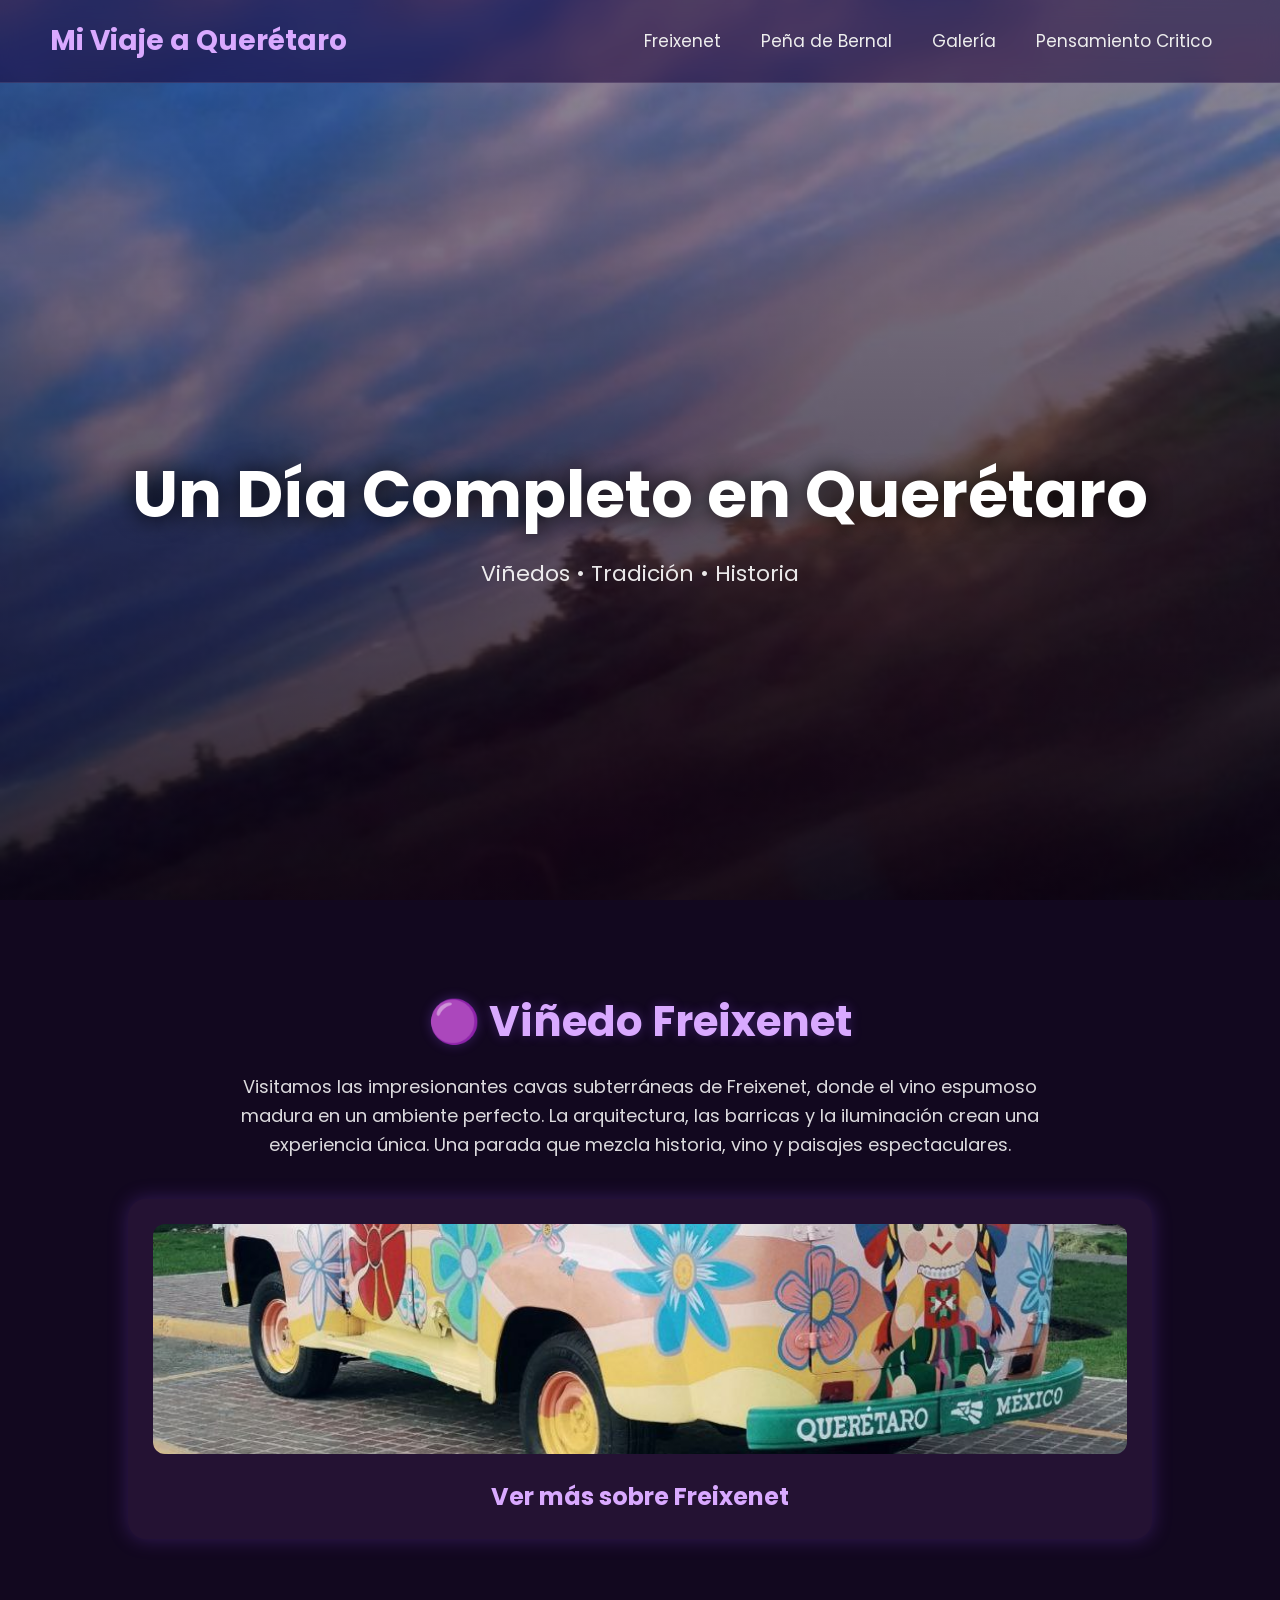
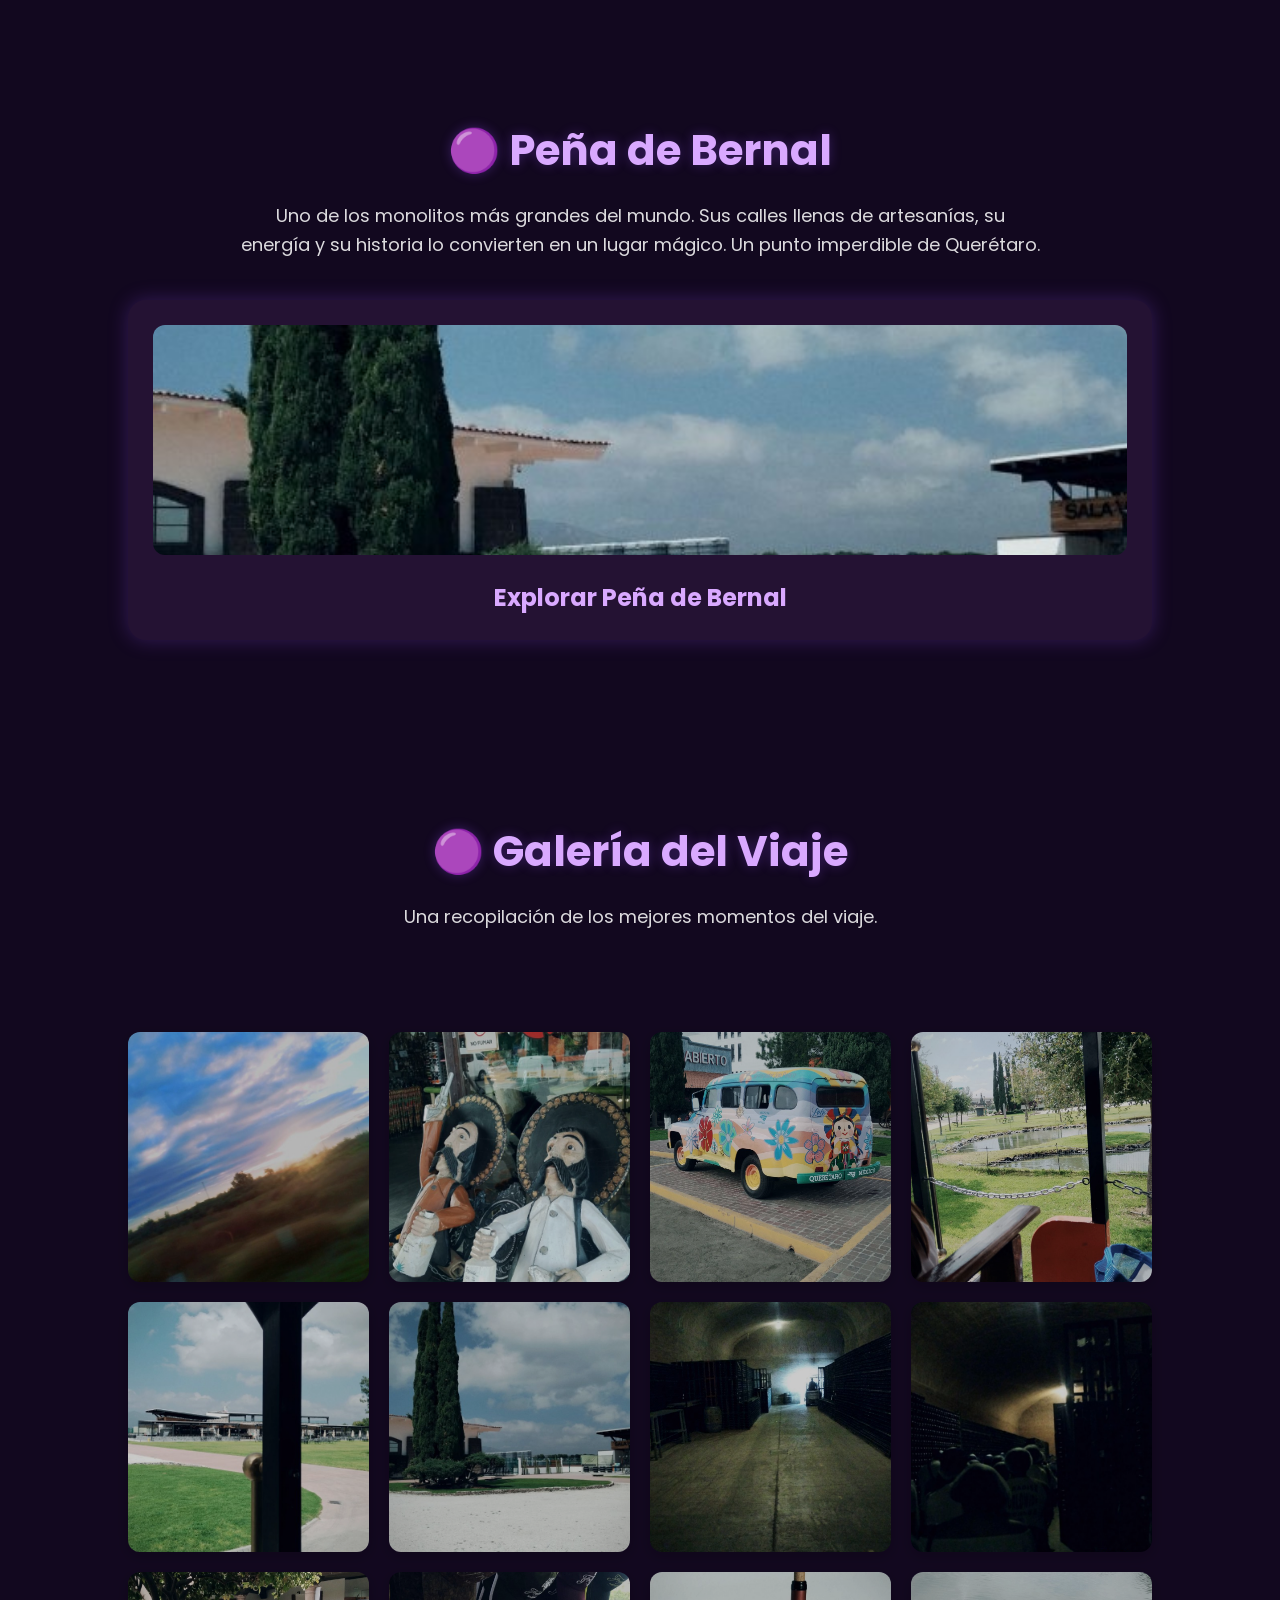
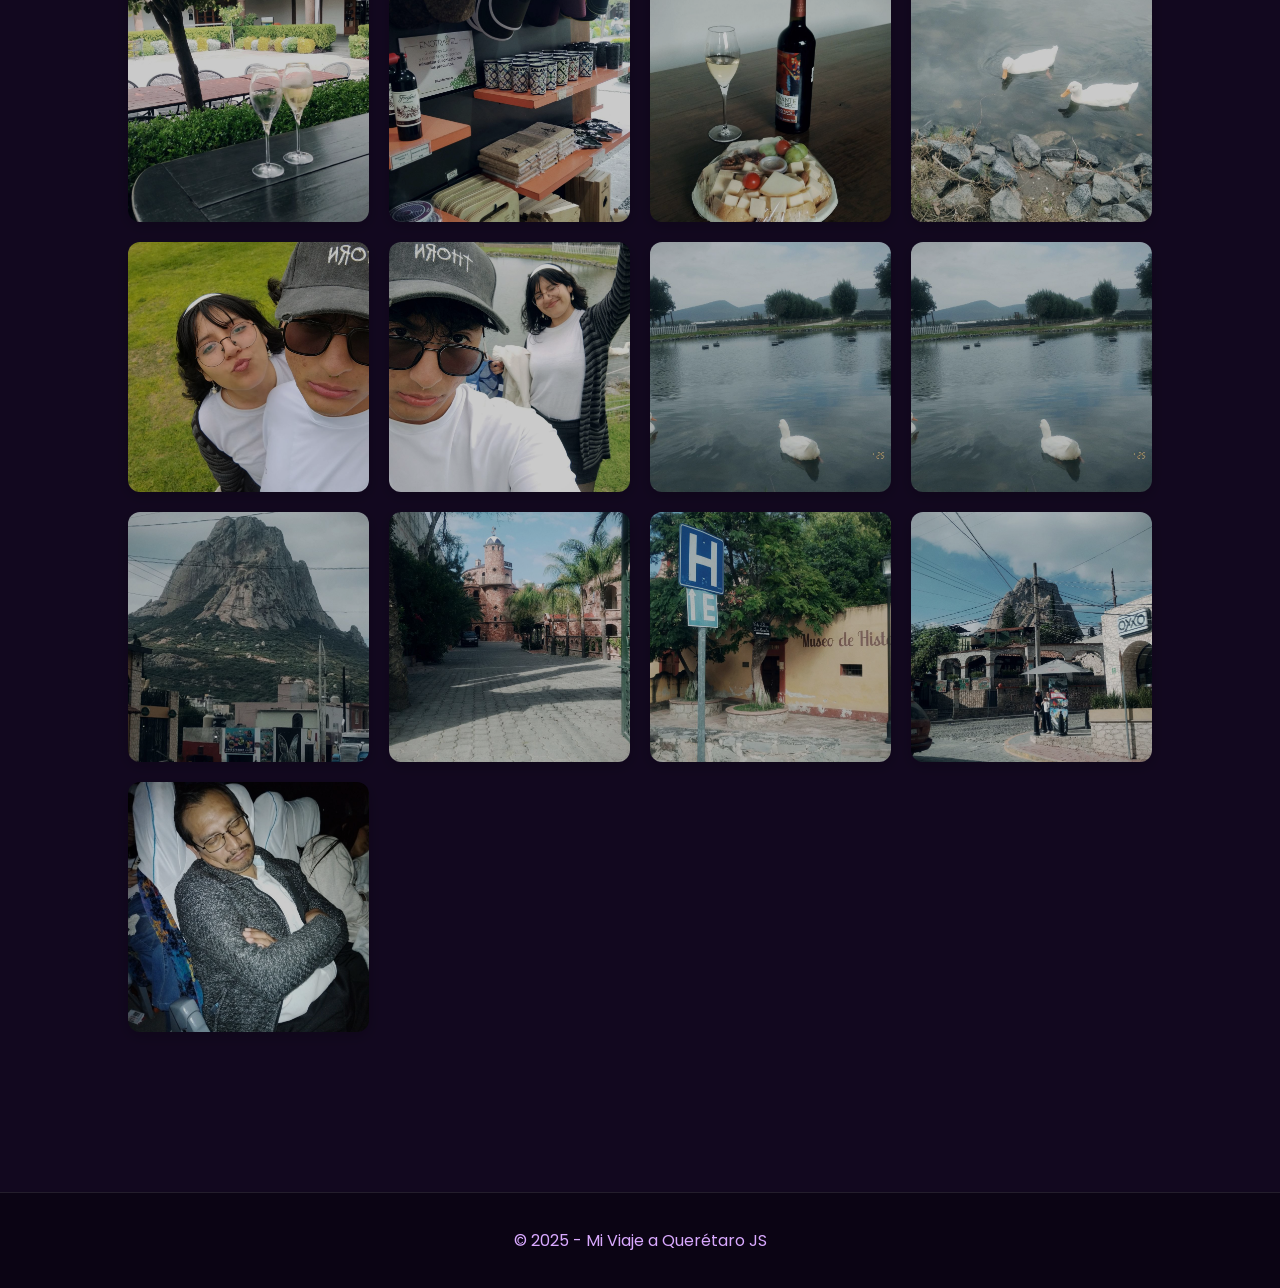
<file: Index.html>
<!DOCTYPE html>
<html lang="es">
<head>
    <meta charset="UTF-8">
    <meta name="viewport" content="width=device-width, initial-scale=1.0">
    <title>Viaje a Querétaro - Freixenet & Peña de Bernal</title>

    
    <link href="https://fonts.googleapis.com/css2?family=Poppins:wght@300;400;600;700&display=swap" rel="stylesheet">


    <style>
        * {
            margin: 0; padding: 0;
            box-sizing: border-box;
            font-family: "Poppins", sans-serif;
        }

        body {
            background: #12081f;
            color: white;
            overflow-x: hidden;
        }

        header {
            width: 100%;
            position: fixed;
            top: 0; left: 0;
            padding: 20px 50px;
            display: flex;
            justify-content: space-between;
            align-items: center;
            background: rgba(25, 0, 55, 0.55);
            backdrop-filter: blur(10px);
            border-bottom: 1px solid rgba(255,255,255,0.1);
            z-index: 1000;
            animation: fadeDown 1.2s ease forwards;
        }

        @keyframes fadeDown {
            from { opacity: 0; transform: translateY(-40px); }
            to   { opacity: 1; transform: translateY(0); }
        }

        header h2 {
            font-size: 28px;
            color: #d9a9ff;
            font-weight: 700;
        }

        nav a {
            margin: 0 18px;
            color: #eee;
            text-decoration: none;
            font-size: 17px;
            transition: 0.3s;
        }

        nav a:hover {
            color: #c07bff;
            text-shadow: 0 0 8px #c07bff;
        }

   
        .hero {
            height: 100vh;
            background: linear-gradient(rgba(20,0,40,0.4), rgba(10,0,20,0.8)), url('1.jpg') center/cover fixed;
            display: flex;
            justify-content: center;
            align-items: center;
            text-align: center;
            padding: 200px 20px 50px;
            animation: fadeIn 2s ease forwards;
        }

        @keyframes fadeIn {
            from { opacity: 0; }
            to   { opacity: 1; }
        }

        .hero h1 {
            font-size: 65px;
            font-weight: 700;
            line-height: 1.1;
            text-shadow: 0 0 25px #000;
            animation: float 6s ease infinite alternate;
        }

        @keyframes float {
            from { transform: translateY(0px); }
            to   { transform: translateY(-15px); }
        }

        .hero p {
            margin-top: 25px;
            font-size: 22px;
            opacity: 0.9;
        }

      
        section {
            padding: 90px 10%;
            text-align: center;
        }

        section h2 {
            font-size: 42px;
            margin-bottom: 20px;
            color: #d9a9ff;
            text-shadow: 0 0 12px rgba(150,80,255,0.3);
        }

        section p {
            max-width: 800px;
            margin: auto;
            font-size: 18px;
            opacity: 0.85;
            line-height: 1.6;
        }

     
        .cards {
            margin-top: 40px;
            display: grid;
            grid-template-columns: repeat(auto-fit, minmax(300px, 1fr));
            gap: 35px;
        }

        .card {
            background: #241233;
            padding: 25px;
            border-radius: 18px;
            box-shadow: 0 0 20px rgba(150, 80, 255, 0.25);
            transition: 0.4s;
            cursor: pointer;
        }

        .card:hover {
            transform: translateY(-12px) scale(1.02);
            box-shadow: 0 0 30px rgba(200, 100, 255, 0.45);
        }

        .card img {
            width: 100%;
            border-radius: 12px;
            height: 230px;
            object-fit: cover;
        }

        .card h3 {
            margin-top: 18px;
            font-size: 24px;
            color: #d9a9ff;
        }

       
        .gallery {
            margin-top: 50px;
            display: grid;
            grid-template-columns: repeat(auto-fit, minmax(230px, 1fr));
            gap: 20px;
            padding-top: 50px;
        }

        .gallery img {
            width: 100%;
            height: 250px;
            object-fit: cover;
            border-radius: 12px;
            filter: brightness(0.8);
            transition: 0.35s;
            box-shadow: 0 4px 15px rgba(0, 0, 0, 0.2);
        }

        .gallery img:hover {
            filter: brightness(1);
            transform: scale(1.05);
            box-shadow: 0 6px 30px rgba(0, 0, 0, 0.3);
        }

        footer {
            padding: 35px;
            text-align: center;
            color: #d9a9ff;
            background: #0b0414;
            margin-top: 70px;
            border-top: 1px solid rgba(255,255,255,0.1);
        }
    </style>

</head>

<body>

  
    <header>
        <h2>Mi Viaje a Querétaro</h2>
        <nav>
            <a href="#freixenet">Freixenet</a>
            <a href="#bernal">Peña de Bernal</a>
            <a href="#galeria">Galería</a>
            <a href="Pensamiento.html">Pensamiento Critico</a>
        </nav>
    </header>

  
    <section class="hero">
        <div>
            <h1>Un Día Completo en Querétaro</h1>
            <p>Viñedos • Tradición • Historia</p>
        </div>
    </section>

   
    <section id="freixenet">
        <h2>🟣 Viñedo Freixenet</h2>
        <p>
            Visitamos las impresionantes cavas subterráneas de Freixenet, donde el vino espumoso madura en un ambiente perfecto.
            La arquitectura, las barricas y la iluminación crean una experiencia única.  
            Una parada que mezcla historia, vino y paisajes espectaculares.
        </p>

        <div class="cards">
            <div class="card" onclick="location.href='freixenet.html'">
                <img src="3.jpg">
                <h3>Ver más sobre Freixenet</h3>
            </div>
        </div>
    </section>

  
    <section id="bernal">
        <h2>🟣 Peña de Bernal</h2>
        <p>
            Uno de los monolitos más grandes del mundo.  
            Sus calles llenas de artesanías, su energía y su historia lo convierten en un lugar mágico.  
            Un punto imperdible de Querétaro.
        </p>

        <div class="cards">
            <div class="card" onclick="location.href='bernal.html'">
                <img src="6.jpg">
                <h3>Explorar Peña de Bernal</h3>
            </div>
        </div>
    </section>

    <section id="galeria">
        <h2>🟣 Galería del Viaje</h2>
        <p>Una recopilación de los mejores momentos del viaje.</p>

        <div class="gallery">
            <img src="1.jpg">
            <img src="2.jpg">
            <img src="3.jpg">
            <img src="4.jpg">
            <img src="5.jpg">
            <img src="6.jpg">
            <img src="7.jpg">
            <img src="8.jpg">
            <img src="9.jpg">
            <img src="10.jpg">
            <img src="11.jpg">
            <img src="12.jpg">
            <img src="13.jpg">
            <img src="14.jpg">
            <img src="15.jpg">
            <img src="16.jpg">
            <img src="17.jpg">
            <img src="18.jpg">
            <img src="19.jpg">
            <img src="20.jpg">
            <img src="21.jpg">
        </div>
    </section>

    <footer>
        © 2025 - Mi Viaje a Querétaro JS
    </footer>

</body>
</html>
</file>
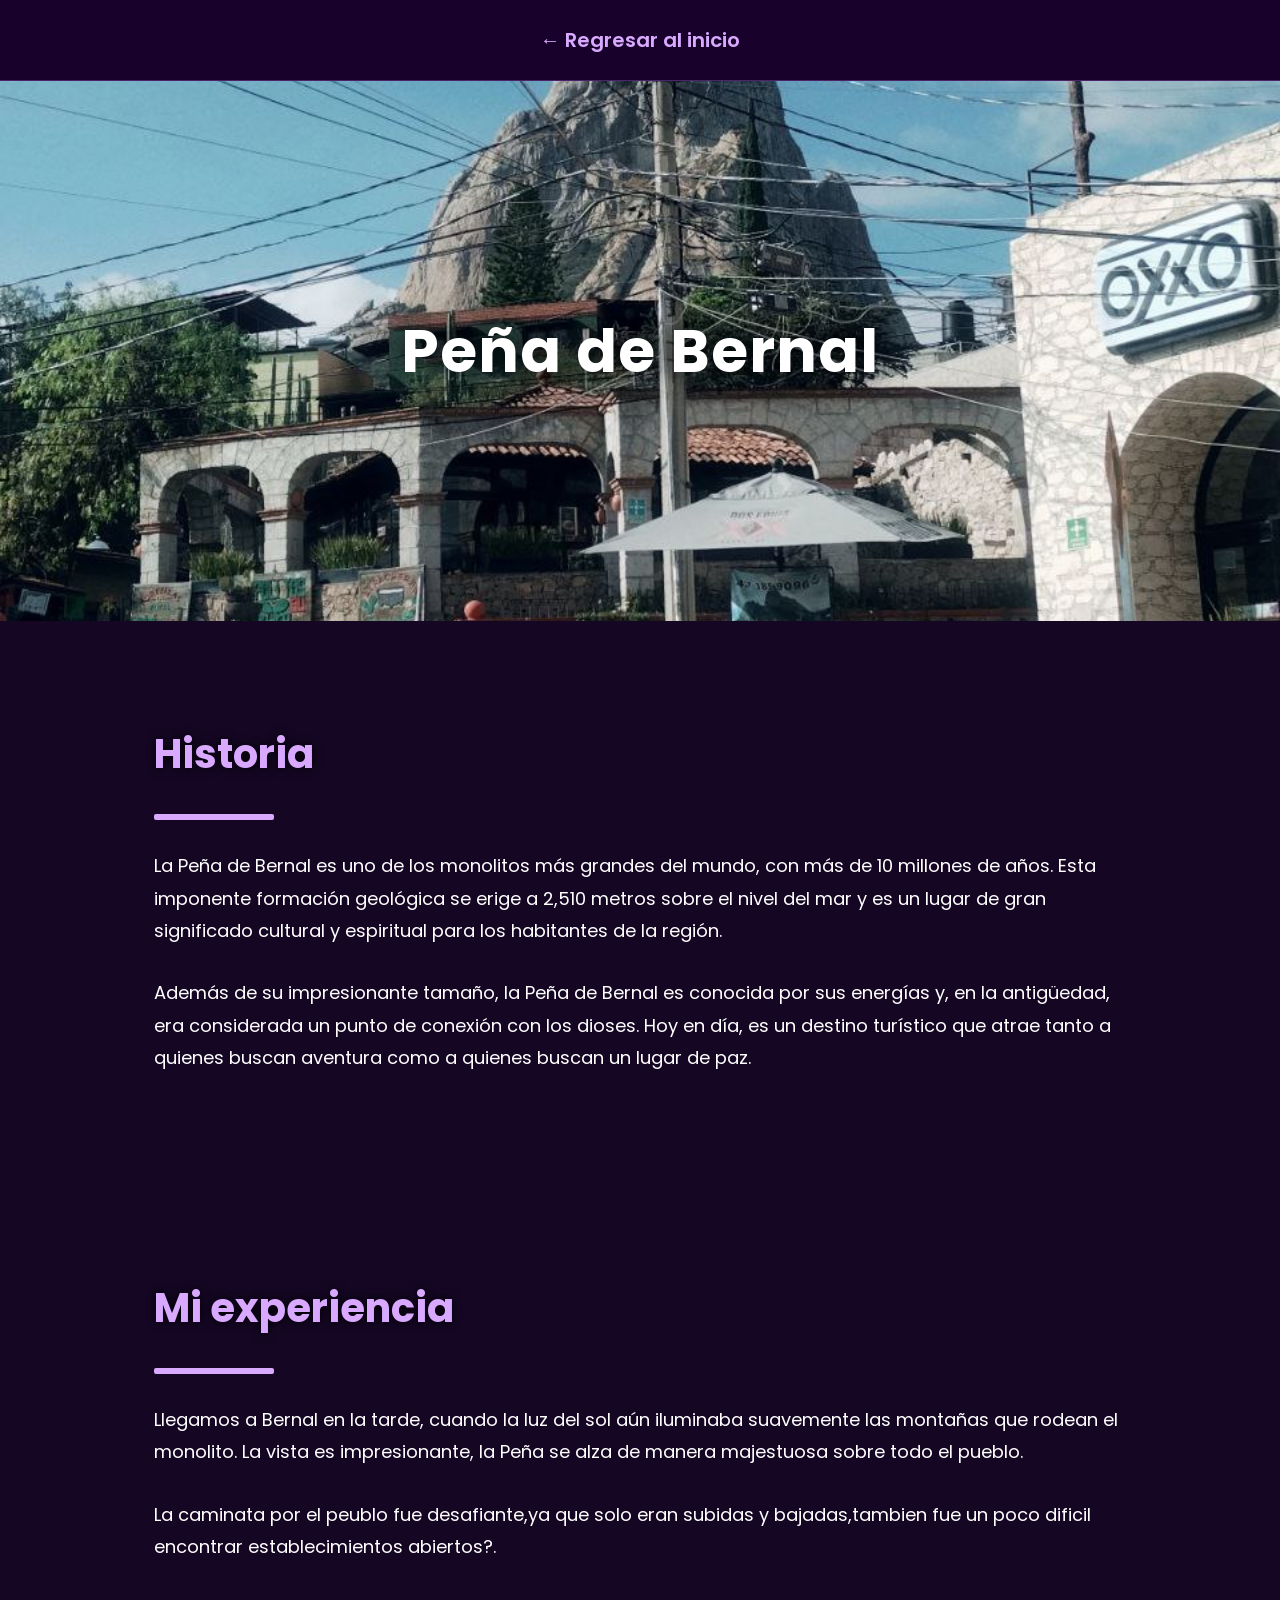
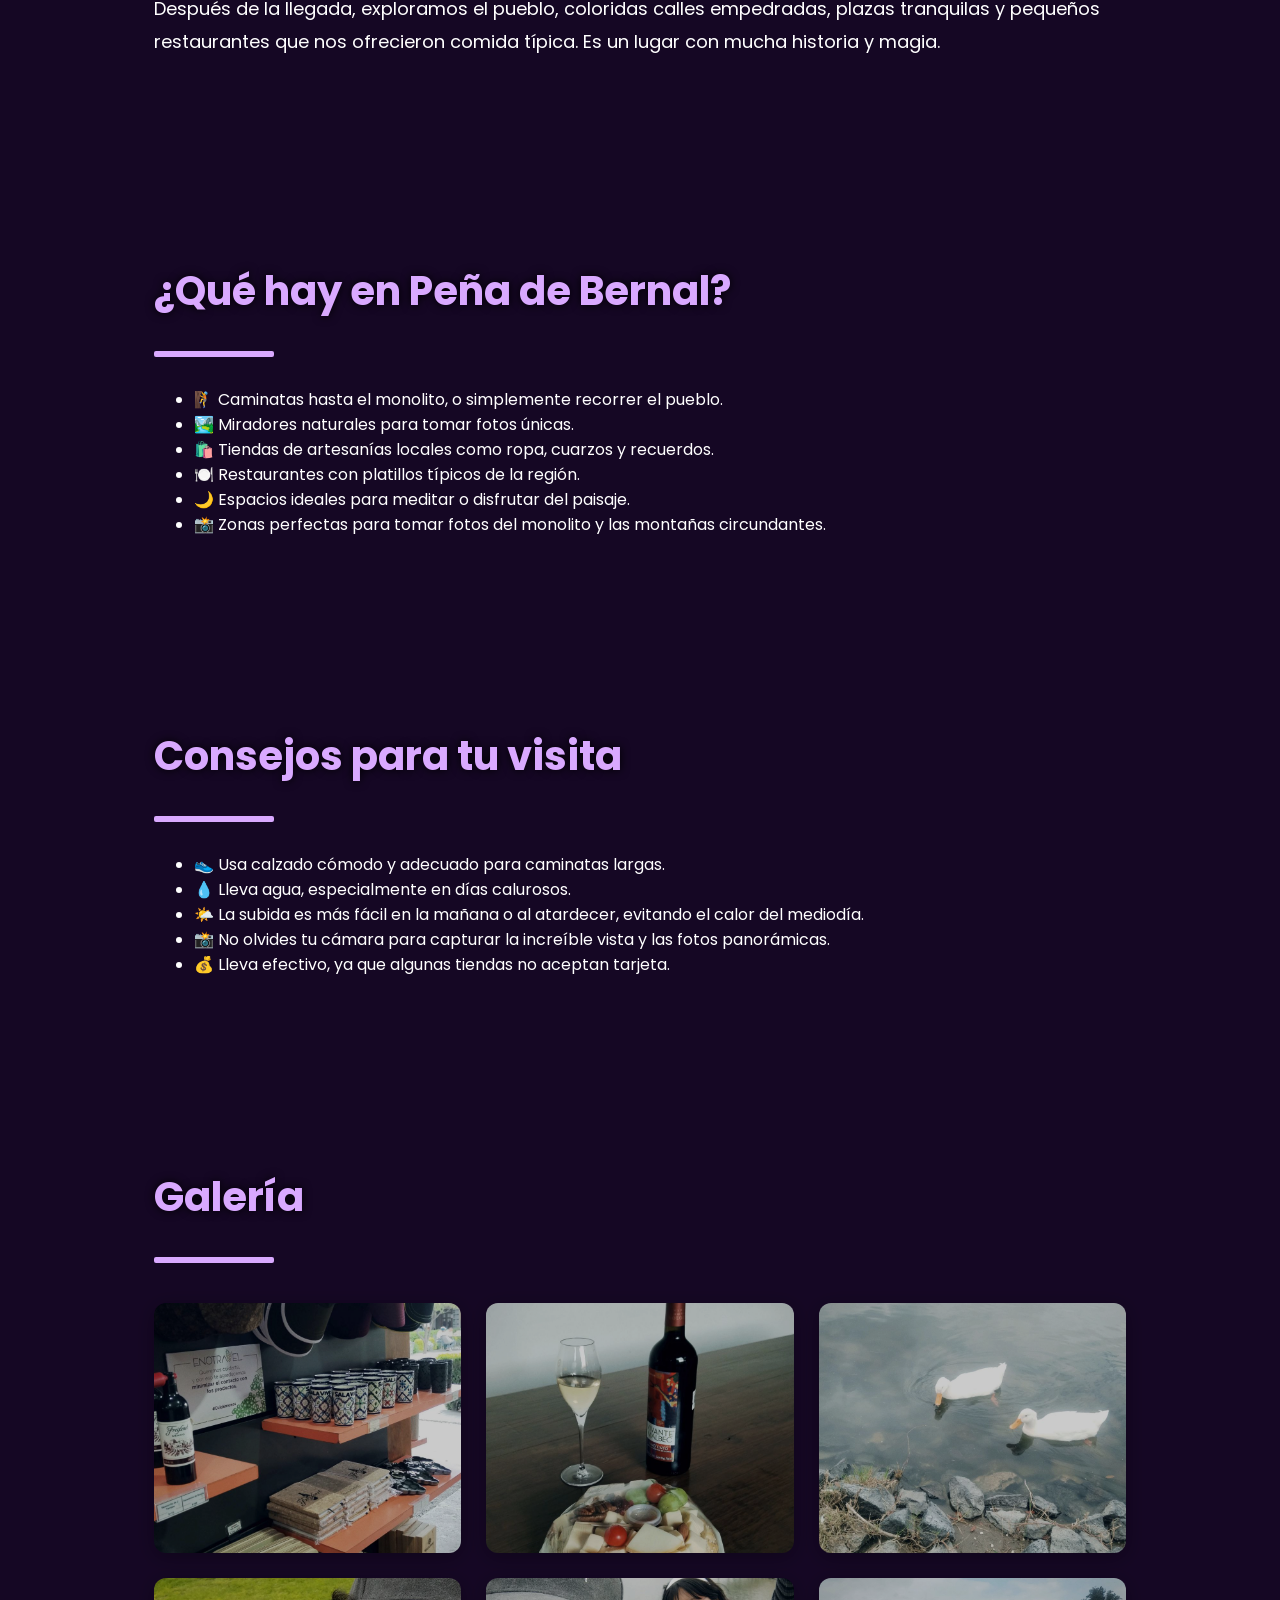
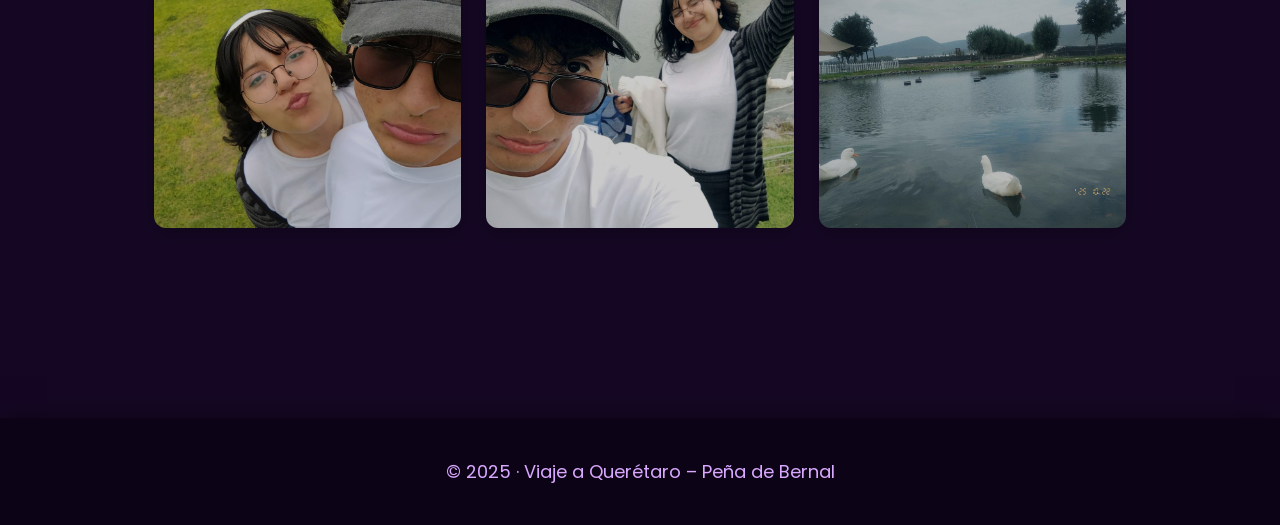
<file: bernal.html>
<!DOCTYPE html>
<html lang="es">
<head>
    <meta charset="UTF-8">
    <meta name="viewport" content="width=device-width, initial-scale=1.0">
    <title>Peña de Bernal - Querétaro</title>

    <link href="https://fonts.googleapis.com/css2?family=Poppins:wght@300;400;600;700&family=Playfair+Display:wght@600&display=swap" rel="stylesheet">

    <style>
    
        body {
            margin: 0;
            font-family: "Poppins", sans-serif;
            background: #150724;
            color: white;
            overflow-x: hidden;
        }

        header {
            padding: 25px;
            background: rgba(25, 0, 45, 0.8);
            backdrop-filter: blur(10px);
            text-align: center;
            position: sticky;
            top: 0;
            z-index: 1000;
            border-bottom: 1px solid #4a2368;
            animation: fadeIn 1.5s ease-out;
        }

        header a {
            color: #d9a9ff;
            text-decoration: none;
            font-size: 20px;
            font-weight: 600;
        }

      
        .hero {
            height: 60vh;
            background: url('20.jpg') center/cover no-repeat;
            display: flex;
            align-items: center;
            justify-content: center;
            text-shadow: 0 0 30px #000;
            animation: fadeIn 2s ease-out;
        }

        .hero h1 {
            font-size: 60px;
            letter-spacing: 1px;
            font-weight: 700;
            animation: bounceIn 1s ease-out;
        }

        @keyframes fadeIn {
            from { opacity: 0; }
            to { opacity: 1; }
        }

        @keyframes bounceIn {
            0% { transform: scale(0.5); }
            100% { transform: scale(1); }
        }

       
        section {
            padding: 70px 12%;
            animation: fadeUp 1.4s ease both;
        }

        h2 {
            color: #d9a9ff;
            font-size: 40px;
            margin-bottom: 20px;
            font-weight: 700;
            text-shadow: 0 0 10px #000;
        }

        p {
            line-height: 1.8;
            font-size: 18px;
            margin-bottom: 30px;
        }

        .divider {
            width: 120px;
            height: 6px;
            background: #d9a9ff;
            border-radius: 2px;
            margin: 30px 0;
        }

        
        .gallery {
            display: grid;
            grid-template-columns: repeat(auto-fit, minmax(280px, 1fr));
            gap: 25px;
            margin-top: 40px;
            margin-bottom: 50px;
        }

        .gallery img {
            width: 100%;
            height: 250px;
            border-radius: 12px;
            object-fit: cover;
            filter: brightness(0.8);
            transition: 0.3s ease;
            cursor: pointer;
            box-shadow: 0 4px 20px rgba(0, 0, 0, 0.3);
        }

        .gallery img:hover {
            filter: brightness(1);
            transform: scale(1.07);
            box-shadow: 0 6px 30px rgba(0, 0, 0, 0.5);
        }

        #lightbox {
            position: fixed;
            top: 0;
            left: 0;
            width: 100%;
            height: 100%;
            background: rgba(0,0,0,0.90);
            display: none;
            align-items: center;
            justify-content: center;
            z-index: 3000;
            animation: fadeIn 1s ease-out;
        }

        #lightbox img {
            max-width: 90%;
            max-height: 85%;
            border-radius: 12px;
            box-shadow: 0 0 30px rgba(0,0,0,0.7);
        }

       
        @keyframes fadeUp {
            from { opacity: 0; transform: translateY(40px); }
            to { opacity: 1; transform: translateY(0); }
        }

        footer {
            padding: 40px;
            text-align: center;
            color: #d9a9ff;
            background: #0d0317;
            margin-top: 70px;
            font-size: 18px;
            box-shadow: 0 4px 30px rgba(0,0,0,0.5);
        }
    </style>
</head>

<body>

<header>
    <a href="index.html">← Regresar al inicio</a>
</header>

<div class="hero">
    <h1>Peña de Bernal</h1>
</div>


<section>
    <h2>Historia</h2>
    <div class="divider"></div>

    <p>
        La Peña de Bernal es uno de los monolitos más grandes del mundo, con más de 10 millones de años. 
        Esta imponente formación geológica se erige a 2,510 metros sobre el nivel del mar y es un lugar 
        de gran significado cultural y espiritual para los habitantes de la región.
    </p>

    <p>
        Además de su impresionante tamaño, la Peña de Bernal es conocida por sus energías y, en la antigüedad, 
        era considerada un punto de conexión con los dioses. Hoy en día, es un destino turístico que atrae 
        tanto a quienes buscan aventura como a quienes buscan un lugar de paz.
    </p>
</section>

<section>
    <h2>Mi experiencia</h2>
    <div class="divider"></div>

    <p>
        Llegamos a Bernal en la tarde, cuando la luz del sol aún iluminaba suavemente las montañas que rodean 
        el monolito. La vista es impresionante, la Peña se alza de manera majestuosa sobre todo el pueblo.
    </p>

    <p>
        La caminata por el peublo fue desafiante,ya que solo eran subidas y bajadas,tambien fue un poco dificil encontrar establecimientos abiertos?.
    </p>

    <p>
        Después de la llegada, exploramos el pueblo, coloridas calles empedradas, plazas tranquilas y pequeños 
        restaurantes que nos ofrecieron comida típica. Es un lugar con mucha historia y magia.
    </p>
</section>


<section>
    <h2>¿Qué hay en Peña de Bernal?</h2>
    <div class="divider"></div>

    <ul>
        <li>🧗 Caminatas hasta el monolito, o simplemente recorrer el pueblo.</li>
        <li>🏞️ Miradores naturales para tomar fotos únicas.</li>
        <li>🛍️ Tiendas de artesanías locales como ropa, cuarzos y recuerdos.</li>
        <li>🍽️ Restaurantes con platillos típicos de la región.</li>
        <li>🌙 Espacios ideales para meditar o disfrutar del paisaje.</li>
        <li>📸 Zonas perfectas para tomar fotos del monolito y las montañas circundantes.</li>
    </ul>
</section>


<section>
    <h2>Consejos para tu visita</h2>
    <div class="divider"></div>

    <ul>
        <li>👟 Usa calzado cómodo y adecuado para caminatas largas.</li>
        <li>💧 Lleva agua, especialmente en días calurosos.</li>
        <li>🌤️ La subida es más fácil en la mañana o al atardecer, evitando el calor del mediodía.</li>
        <li>📸 No olvides tu cámara para capturar la increíble vista y las fotos panorámicas.</li>
        <li>💰 Lleva efectivo, ya que algunas tiendas no aceptan tarjeta.</li>
    </ul>
</section>


<section>
    <h2>Galería</h2>
    <div class="divider"></div>

    <div class="gallery">
        <img src="10.jpg">
        <img src="11.jpg">
        <img src="12.jpg">
        <img src="13.jpg">
        <img src="14.jpg">
        <img src="15.jpg">
    </div>
</section>


<div id="lightbox"><img id="lightbox-img"></div>

<footer>
    © 2025 · Viaje a Querétaro – Peña de Bernal
</footer>

<script>
  
    const lightbox = document.getElementById("lightbox");
    const lightboxImg = document.getElementById("lightbox-img");

    document.querySelectorAll(".gallery img").forEach(img => {
        img.addEventListener("click", () => {
            lightboxImg.src = img.src;
            lightbox.style.display = "flex";
        });
    });

    lightbox.addEventListener("click", () => {
        lightbox.style.display = "none";
    });
</script>

</body>
</html>
</file>
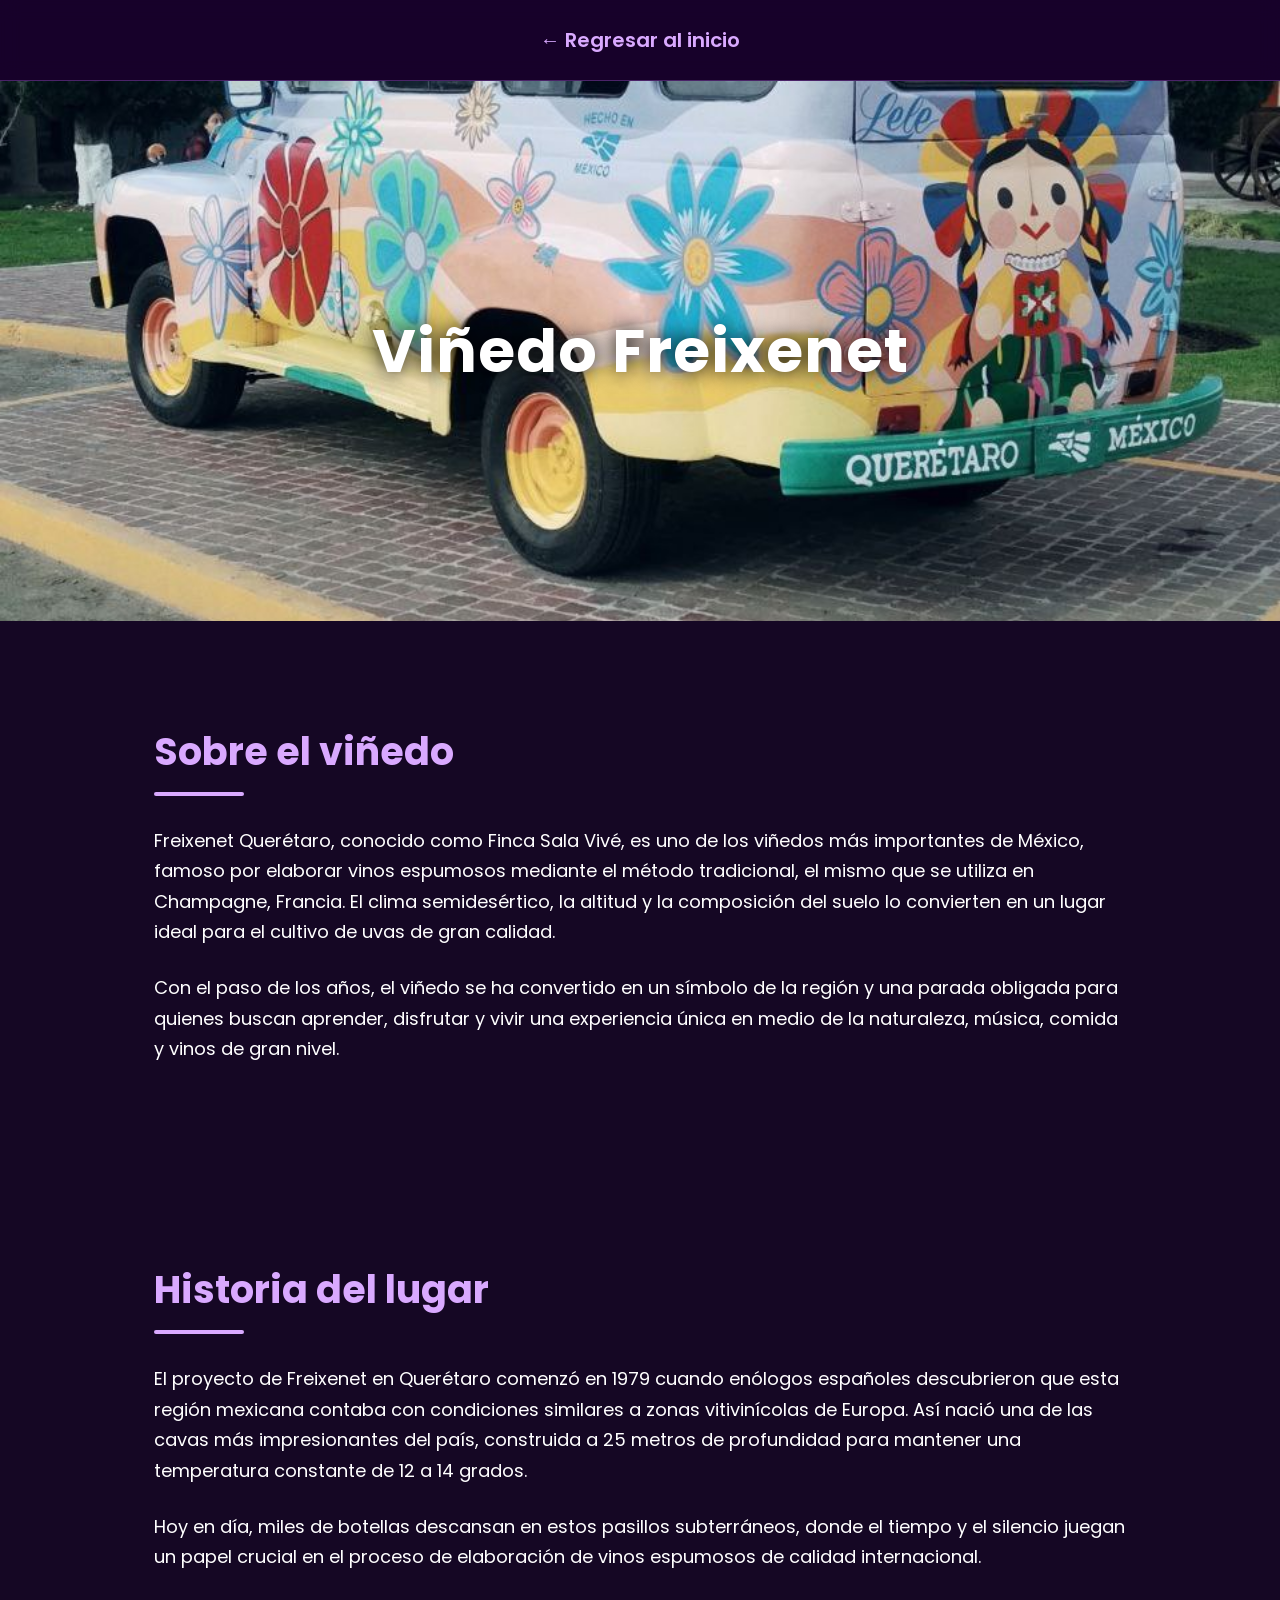
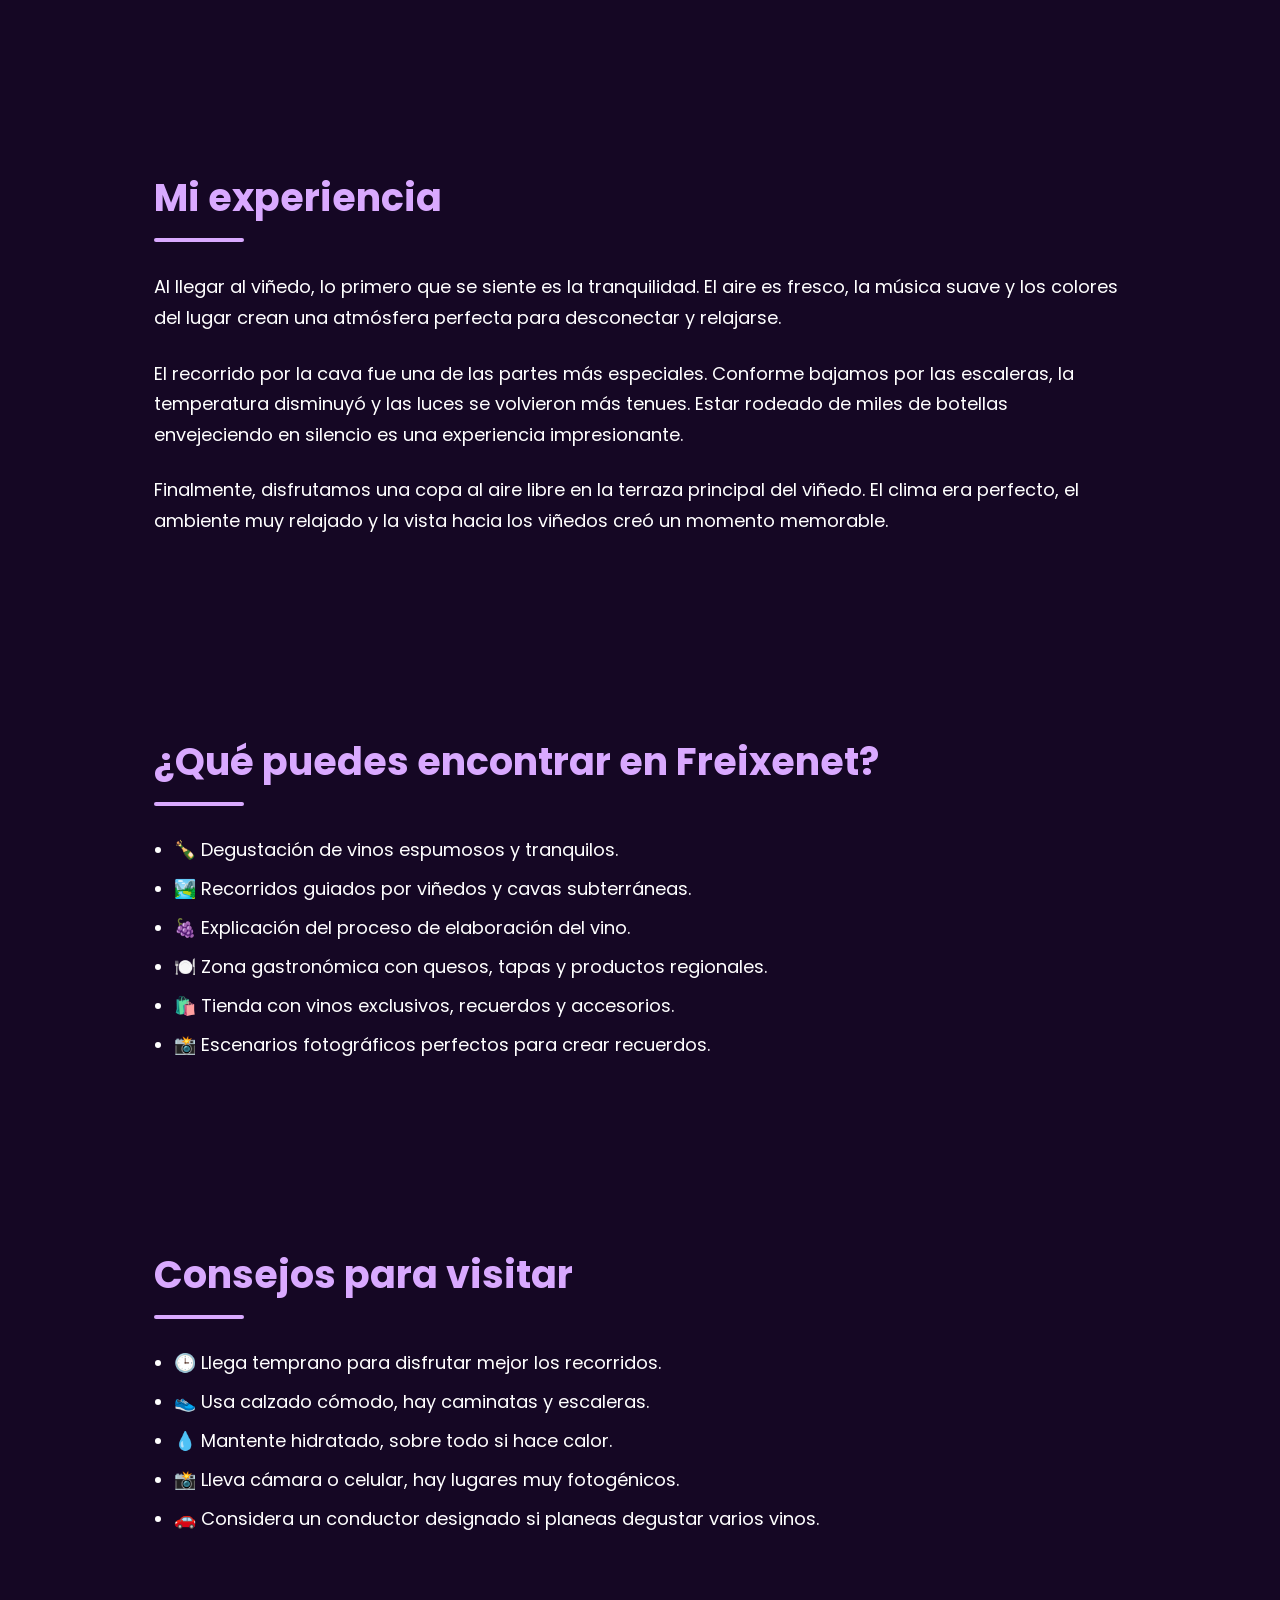
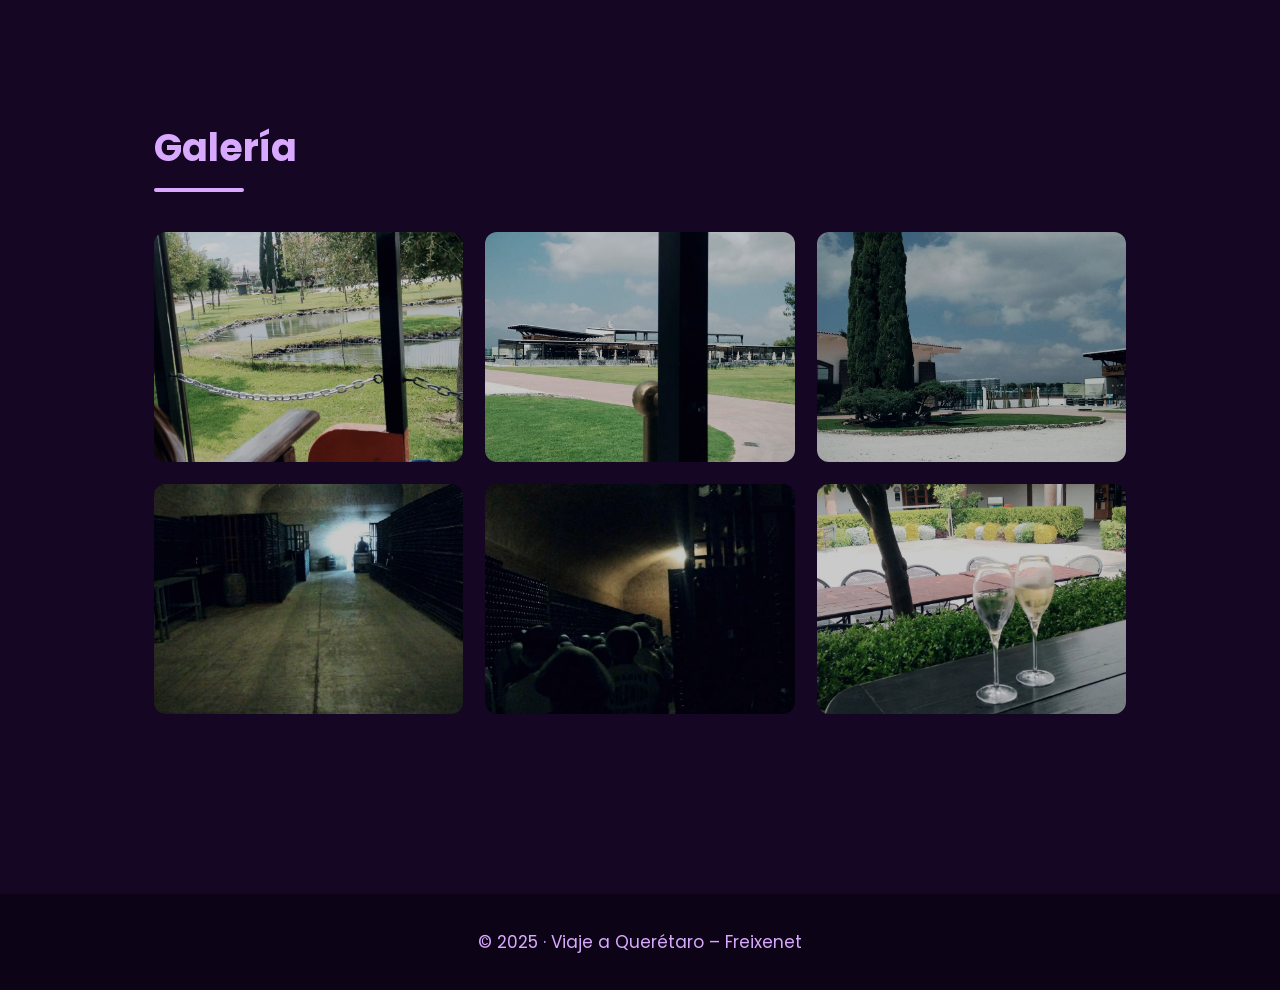
<file: freixenet.html>
<!DOCTYPE html>
<html lang="es">
<head>
    <meta charset="UTF-8">
    <meta name="viewport" content="width=device-width, initial-scale=1.0">
    <title>Viñedo Freixenet - Querétaro</title>

    <link href="https://fonts.googleapis.com/css2?family=Poppins:wght@300;400;600;700&display=swap" rel="stylesheet">

    <style>
       
        body {
            margin: 0;
            font-family: "Poppins", sans-serif;
            background: #150724;
            color: white;
            overflow-x: hidden;
        }

        header {
            padding: 25px;
            background: rgba(25, 0, 45, 0.75);
            backdrop-filter: blur(10px);
            text-align: center;
            position: sticky;
            top: 0;
            z-index: 1000;
            border-bottom: 1px solid #4a2368;
        }

        header a {
            color: #d9a9ff;
            text-decoration: none;
            font-size: 20px;
            font-weight: 600;
        }

      
        .hero {
            height: 60vh;
            background: url('3.jpg') center/cover no-repeat;
            display: flex;
            align-items: center;
            justify-content: center;
            text-shadow: 0 0 20px #000;
            animation: fadeIn 2s ease-out;
        }

        .hero h1 {
            font-size: 60px;
            letter-spacing: 1px;
            font-weight: 700;
        }

       
        section {
            padding: 70px 12%;
            animation: fadeUp 1.4s ease both;
        }

        h2 {
            color: #d9a9ff;
            font-size: 38px;
            margin-bottom: 12px;
            font-weight: 700;
        }

        p {
            line-height: 1.7;
            font-size: 18px;
            margin-bottom: 25px;
        }

        .divider {
            width: 90px;
            height: 4px;
            background: #d9a9ff;
            border-radius: 2px;
            margin-bottom: 30px;
        }

       
        ul {
            padding-left: 20px;
        }

        ul li {
            margin-bottom: 12px;
            font-size: 18px;
        }

        
        .gallery {
            display: grid;
            grid-template-columns: repeat(auto-fit, minmax(260px, 1fr));
            gap: 22px;
            margin-top: 40px;
            margin-bottom: 40px;
        }

        .gallery img {
            width: 100%;
            height: 230px;
            border-radius: 12px;
            object-fit: cover;
            filter: brightness(0.8);
            transition: 0.3s ease;
            cursor: pointer;
        }

        .gallery img:hover {
            filter: brightness(1);
            transform: scale(1.07);
        }

        
        #lightbox {
            position: fixed;
            top: 0;
            left: 0;
            width: 100%;
            height: 100%;
            background: rgba(0,0,0,0.90);
            display: none;
            align-items: center;
            justify-content: center;
            z-index: 3000;
        }

        #lightbox img {
            max-width: 90%;
            max-height: 85%;
            border-radius: 12px;
            box-shadow: 0 0 20px #000;
        }

      
        @keyframes fadeUp {
            from { opacity: 0; transform: translateY(40px); }
            to { opacity: 1; transform: translateY(0); }
        }

        @keyframes fadeIn {
            from { opacity: 0; }
            to { opacity: 1; }
        }

        footer {
            padding: 35px;
            text-align: center;
            color: #d9a9ff;
            background: #0d0317;
            margin-top: 70px;
            font-size: 17px;
        }
    </style>
</head>

<body>

<header>
    <a href="index.html">← Regresar al inicio</a>
</header>

<div class="hero">
    <h1>Viñedo Freixenet</h1>
</div>


<section>
    <h2>Sobre el viñedo</h2>
    <div class="divider"></div>

    <p>
        Freixenet Querétaro, conocido como Finca Sala Vivé, es uno de los viñedos más importantes de México,
        famoso por elaborar vinos espumosos mediante el método tradicional, el mismo que se utiliza en
        Champagne, Francia. El clima semidesértico, la altitud y la composición del suelo lo convierten
        en un lugar ideal para el cultivo de uvas de gran calidad.
    </p>

    <p>
        Con el paso de los años, el viñedo se ha convertido en un símbolo de la región y una parada
        obligada para quienes buscan aprender, disfrutar y vivir una experiencia única en medio
        de la naturaleza, música, comida y vinos de gran nivel.
    </p>
</section>


<section>
    <h2>Historia del lugar</h2>
    <div class="divider"></div>

    <p>
        El proyecto de Freixenet en Querétaro comenzó en 1979 cuando enólogos españoles descubrieron
        que esta región mexicana contaba con condiciones similares a zonas vitivinícolas de Europa.
        Así nació una de las cavas más impresionantes del país, construida a 25 metros de profundidad
        para mantener una temperatura constante de 12 a 14 grados.
    </p>

    <p>
        Hoy en día, miles de botellas descansan en estos pasillos subterráneos, donde el tiempo y el
        silencio juegan un papel crucial en el proceso de elaboración de vinos espumosos de calidad
        internacional.
    </p>
</section>


<section>
    <h2>Mi experiencia</h2>
    <div class="divider"></div>

    <p>
        Al llegar al viñedo, lo primero que se siente es la tranquilidad. El aire es fresco, la música
        suave y los colores del lugar crean una atmósfera perfecta para desconectar y relajarse.
    </p>

    <p>
        El recorrido por la cava fue una de las partes más especiales. Conforme bajamos por las escaleras,
        la temperatura disminuyó y las luces se volvieron más tenues. Estar rodeado de miles de botellas
        envejeciendo en silencio es una experiencia impresionante.
    </p>

    <p>
        Finalmente, disfrutamos una copa al aire libre en la terraza principal del viñedo. El clima era
        perfecto, el ambiente muy relajado y la vista hacia los viñedos creó un momento memorable.
    </p>
</section>


<section>
    <h2>¿Qué puedes encontrar en Freixenet?</h2>
    <div class="divider"></div>

    <ul>
        <li>🍾 Degustación de vinos espumosos y tranquilos.</li>
        <li>🏞️ Recorridos guiados por viñedos y cavas subterráneas.</li>
        <li>🍇 Explicación del proceso de elaboración del vino.</li>
        <li>🍽️ Zona gastronómica con quesos, tapas y productos regionales.</li>
        <li>🛍️ Tienda con vinos exclusivos, recuerdos y accesorios.</li>
        <li>📸 Escenarios fotográficos perfectos para crear recuerdos.</li>
    </ul>
</section>


<section>
    <h2>Consejos para visitar</h2>
    <div class="divider"></div>

    <ul>
        <li>🕒 Llega temprano para disfrutar mejor los recorridos.</li>
        <li>👟 Usa calzado cómodo, hay caminatas y escaleras.</li>
        <li>💧 Mantente hidratado, sobre todo si hace calor.</li>
        <li>📸 Lleva cámara o celular, hay lugares muy fotogénicos.</li>
        <li>🚗 Considera un conductor designado si planeas degustar varios vinos.</li>
    </ul>
</section>


<section>
    <h2>Galería</h2>
    <div class="divider"></div>

    <div class="gallery">
        <img src="4.jpg">
        <img src="5.jpg">
        <img src="6.jpg">
        <img src="7.jpg">
        <img src="8.jpg">
        <img src="9.jpg">
    </div>
</section>


<div id="lightbox"><img id="lightbox-img"></div>

<footer>
    © 2025 · Viaje a Querétaro – Freixenet
</footer>

<script>
   
    const lightbox = document.getElementById("lightbox");
    const lightboxImg = document.getElementById("lightbox-img");

    document.querySelectorAll(".gallery img").forEach(img => {
        img.addEventListener("click", () => {
            lightboxImg.src = img.src;
            lightbox.style.display = "flex";
        });
    });

    lightbox.addEventListener("click", () => {
        lightbox.style.display = "none";
    });
</script>

</body>
</html>
</file>
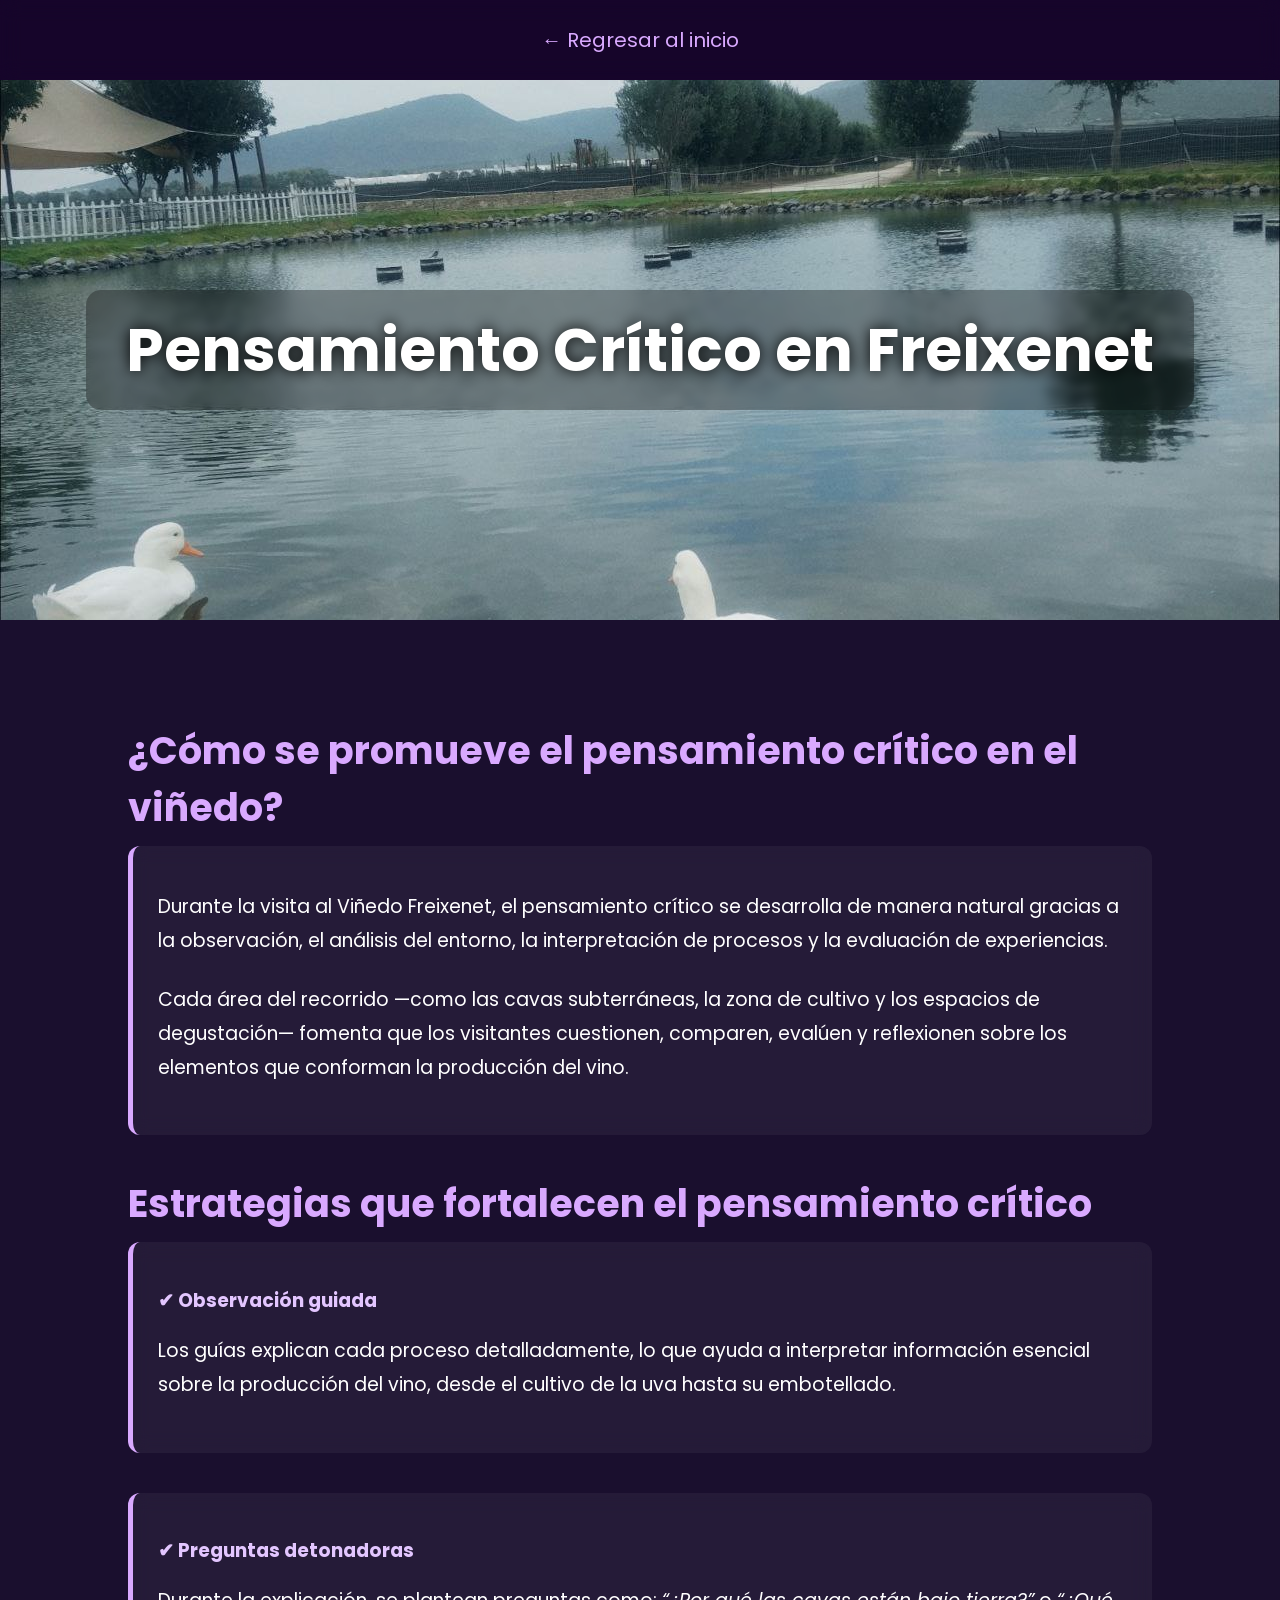
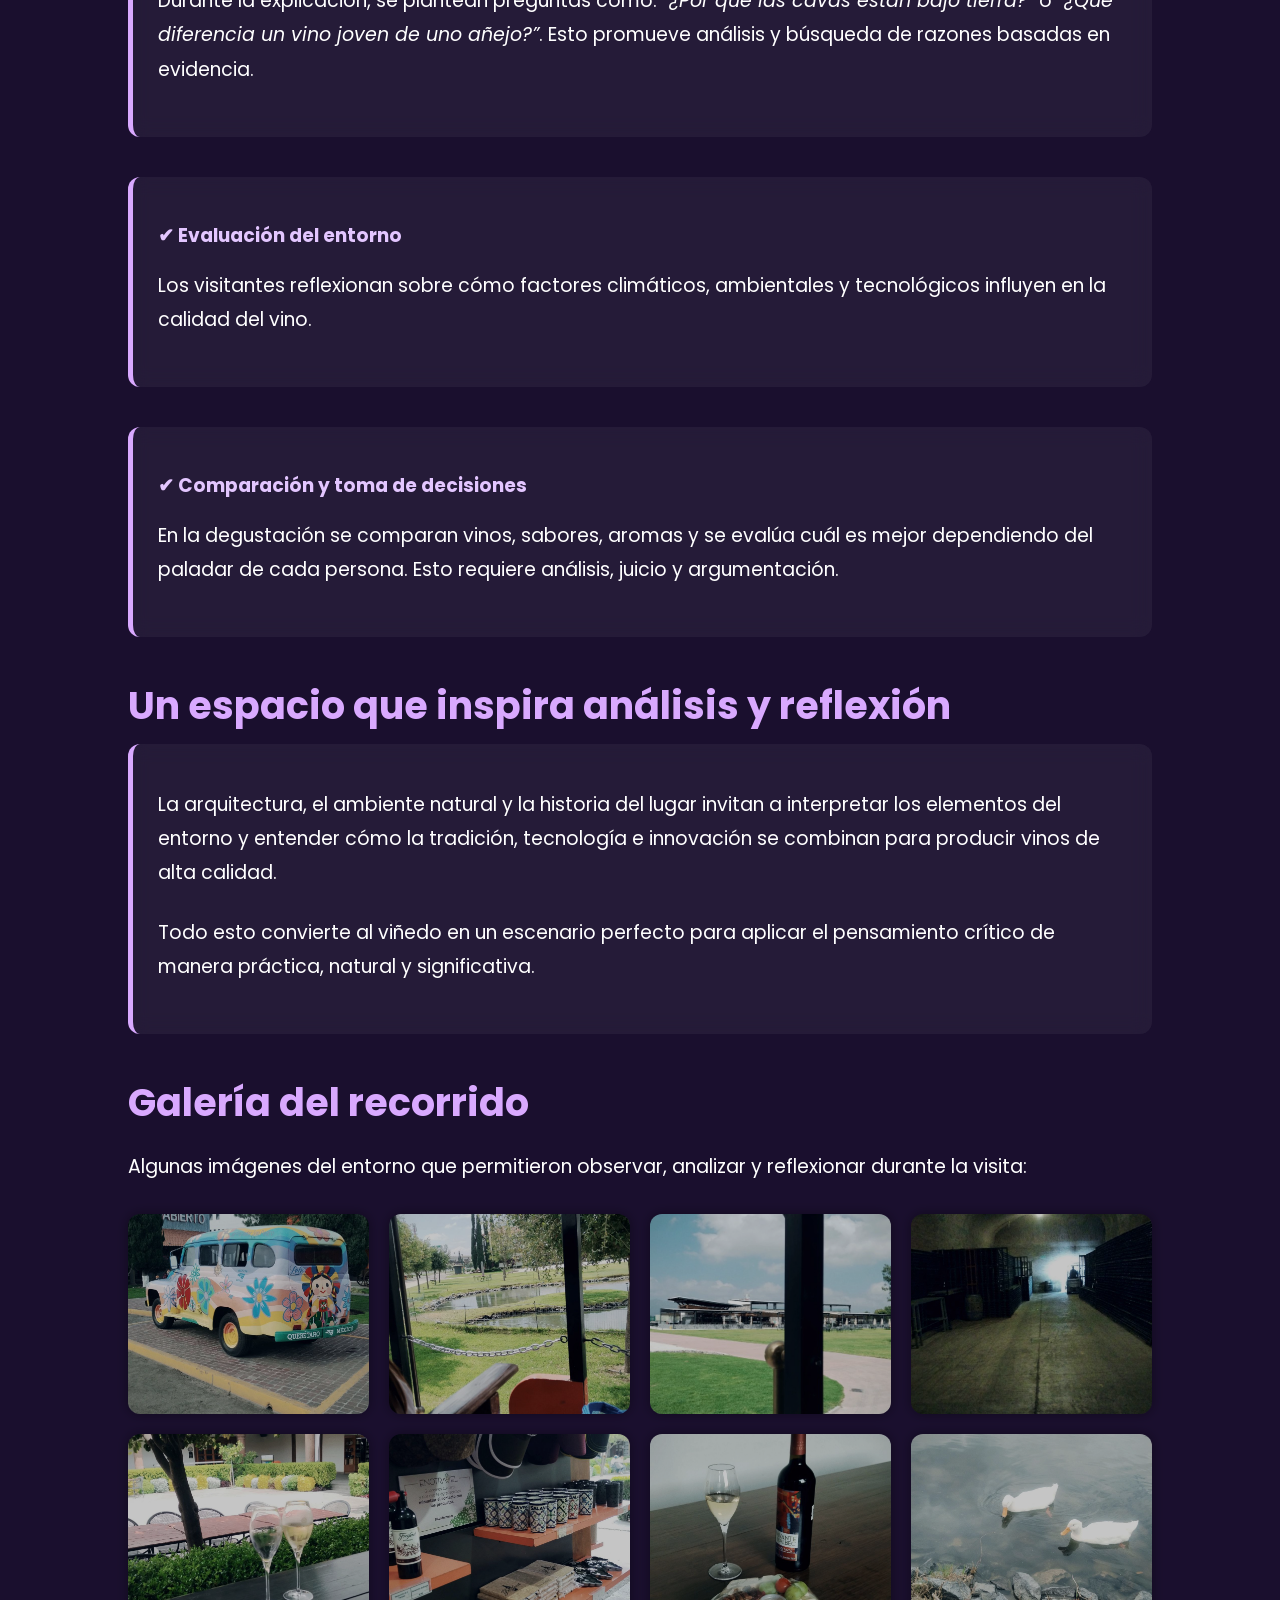
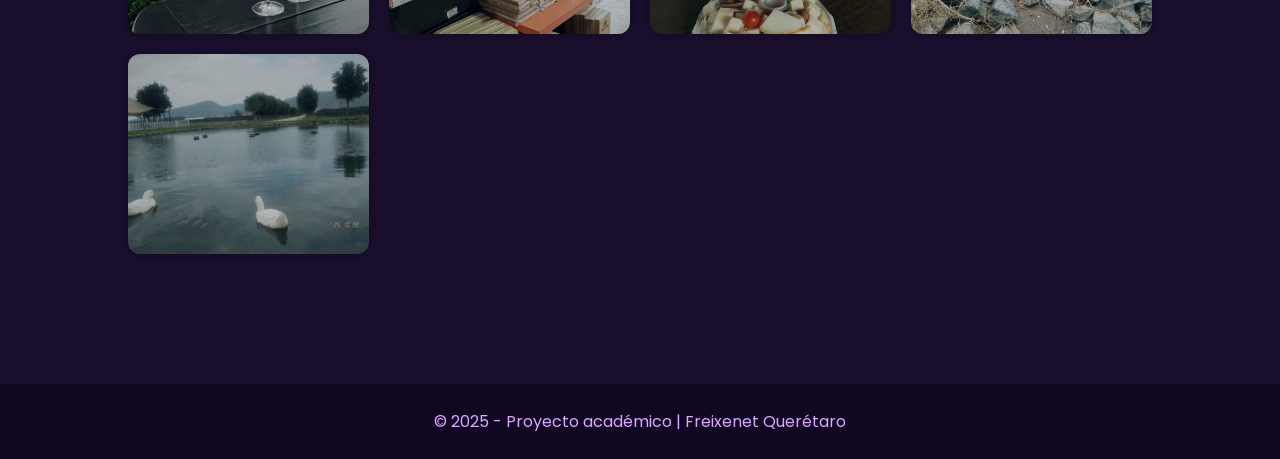
<file: Pensamiento.html>
<!DOCTYPE html>
<html lang="es">
<head>
    <meta charset="UTF-8">
    <meta name="viewport" content="width=device-width, initial-scale=1.0">
    <title>Pensamiento Crítico en Freixenet</title>

    <link href="https://fonts.googleapis.com/css2?family=Poppins:wght@300;400;600;700&display=swap" rel="stylesheet">

    <style>
        body {
            margin: 0;
            font-family: "Poppins", sans-serif;
            background: #1a0f2e;
            color: white;
            overflow-x: hidden;
        }

        header {
            padding: 25px;
            background: rgba(20, 0, 40, 0.65);
            backdrop-filter: blur(10px);
            text-align: center;
            position: sticky;
            top: 0;
            z-index: 1000;
        }

        header a {
            color: #d9a9ff;
            text-decoration: none;
            font-size: 20px;
            transition: 0.3s;
        }

        header a:hover {
            color: #ffffff;
        }

        .hero {
            height: 60vh;
            background: url('15.jpg') center/cover no-repeat;
            display: flex;
            align-items: center;
            justify-content: center;
            text-shadow: 0 0 15px #000;
            animation: fadeIn 1.5s ease-in-out;
        }

        .hero h1 {
            font-size: 60px;
            color: white;
            backdrop-filter: blur(4px);
            background: rgba(0, 0, 0, 0.3);
            padding: 15px 40px;
            border-radius: 15px;
            animation: slideDown 1.4s ease;
        }

        @keyframes slideDown {
            from {transform: translateY(-40px); opacity: 0;}
            to {transform: translateY(0); opacity: 1;}
        }

        @keyframes fadeIn {
            from {opacity: 0;}
            to {opacity: 1;}
        }

        section {
            padding: 70px 10%;
            animation: fadeIn 1.5s ease;
        }

        h2 {
            color: #d9a9ff;
            font-size: 38px;
            margin-bottom: 10px;
        }

        p {
            line-height: 1.8em;
            margin-bottom: 25px;
            font-size: 19px;
        }

        /* CARD PREMIUM */
        .card {
            background: rgba(255, 255, 255, 0.05);
            border-left: 5px solid #d9a9ff;
            border-radius: 12px;
            padding: 25px;
            margin-bottom: 40px;
            backdrop-filter: blur(10px);
            transition: 0.4s;
        }

        .card:hover {
            transform: translateY(-5px);
            background: rgba(255, 255, 255, 0.1);
        }

        /* GALERÍA */
        .gallery {
            display: grid;
            grid-template-columns: repeat(auto-fit, minmax(230px, 1fr));
            gap: 20px;
            margin-top: 30px;
        }

        .gallery img {
            width: 100%;
            border-radius: 12px;
            height: 200px;
            object-fit: cover;
            filter: brightness(0.78);
            transition: 0.3s;
            box-shadow: 0px 0px 12px rgba(0,0,0,0.4);
        }

        .gallery img:hover {
            filter: brightness(1);
            transform: scale(1.06);
        }

        footer {
            padding: 25px;
            text-align: center;
            color: #d9a9ff;
            background: #110722;
            margin-top: 60px;
        }
    </style>
</head>

<body>

<header>
    <a href="index.html">← Regresar al inicio</a>
</header>

<div class="hero">
    <h1>Pensamiento Crítico en Freixenet</h1>
</div>

<section>
    <h2>¿Cómo se promueve el pensamiento crítico en el viñedo?</h2>

    <div class="card">
        <p>
            Durante la visita al Viñedo Freixenet, el pensamiento crítico se desarrolla de manera natural gracias a la
            observación, el análisis del entorno, la interpretación de procesos y la evaluación de experiencias.
        </p>
        <p>
            Cada área del recorrido —como las cavas subterráneas, la zona de cultivo y los espacios de degustación— 
            fomenta que los visitantes cuestionen, comparen, evalúen y reflexionen sobre los elementos que conforman 
            la producción del vino.
        </p>
    </div>

    <h2>Estrategias que fortalecen el pensamiento crítico</h2>

    <div class="card">
        <h3 style="color:#e3c6ff;">✔ Observación guiada</h3>
        <p>
            Los guías explican cada proceso detalladamente, lo que ayuda a interpretar información esencial sobre 
            la producción del vino, desde el cultivo de la uva hasta su embotellado.
        </p>
    </div>

    <div class="card">
        <h3 style="color:#e3c6ff;">✔ Preguntas detonadoras</h3>
        <p>
            Durante la explicación, se plantean preguntas como:
            <i>“¿Por qué las cavas están bajo tierra?”</i> o <i>“¿Qué diferencia un vino joven de uno añejo?”</i>.
            Esto promueve análisis y búsqueda de razones basadas en evidencia.
        </p>
    </div>

    <div class="card">
        <h3 style="color:#e3c6ff;">✔ Evaluación del entorno</h3>
        <p>
            Los visitantes reflexionan sobre cómo factores climáticos, ambientales y tecnológicos influyen en la calidad del vino.
        </p>
    </div>

    <div class="card">
        <h3 style="color:#e3c6ff;">✔ Comparación y toma de decisiones</h3>
        <p>
            En la degustación se comparan vinos, sabores, aromas y se evalúa cuál es mejor dependiendo del paladar de cada persona.
            Esto requiere análisis, juicio y argumentación.
        </p>
    </div>

    <h2>Un espacio que inspira análisis y reflexión</h2>

    <div class="card">
        <p>
            La arquitectura, el ambiente natural y la historia del lugar invitan a interpretar los elementos del entorno 
            y entender cómo la tradición, tecnología e innovación se combinan para producir vinos de alta calidad.
        </p>
        <p>
            Todo esto convierte al viñedo en un escenario perfecto para aplicar el pensamiento crítico de manera práctica,
            natural y significativa.
        </p>
    </div>

    <h2>Galería del recorrido</h2>
    <p>Algunas imágenes del entorno que permitieron observar, analizar y reflexionar durante la visita:</p>

    <div class="gallery">
        <img src="3.jpg">
        <img src="4.jpg">
        <img src="5.jpg">
        <img src="7.jpg">
        <img src="9.jpg">
        <img src="10.jpg">
        <img src="11.jpg">
        <img src="12.jpg">
        <img src="15.jpg">
    </div>

</section>

<footer>
    © 2025 - Proyecto académico | Freixenet Querétaro
</footer>

</body>
</html>
</file>
